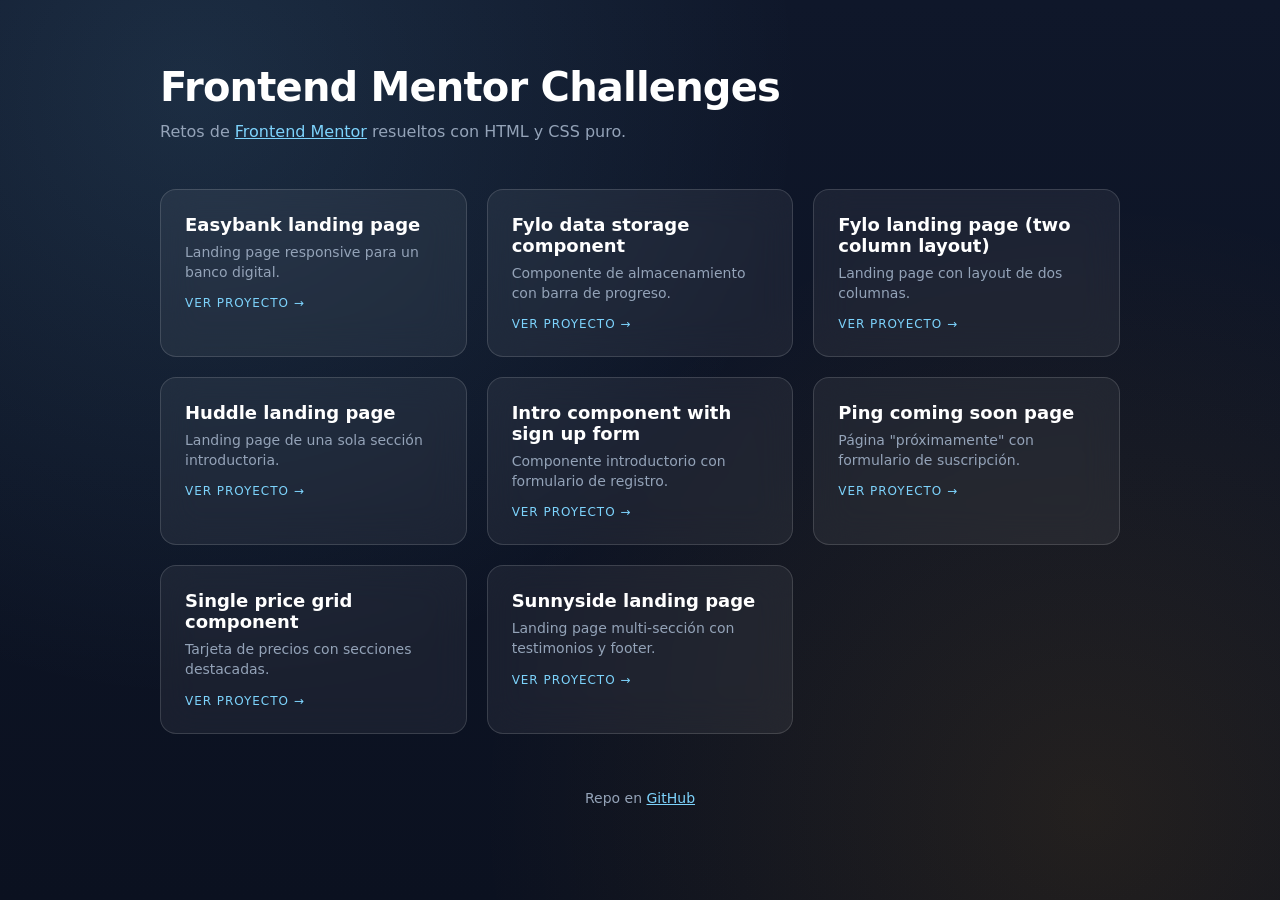
<file: index.html>
<!DOCTYPE html>
<html lang="es">
<head>
  <meta charset="UTF-8" />
  <meta name="viewport" content="width=device-width, initial-scale=1.0" />
  <title>Frontend Mentor Challenges</title>
  <meta name="description" content="Colección de retos de Frontend Mentor resueltos con HTML y CSS." />
  <link rel="icon" type="image/png" href="./favicon.png" />
  <link rel="apple-touch-icon" href="./apple-touch-icon.png" />
  <style>
    :root {
      color-scheme: dark;
      --bg: #0b1120;
      --bg-alt: #0f172a;
      --card: rgba(255, 255, 255, 0.06);
      --border: rgba(255, 255, 255, 0.14);
      --hover: rgba(255, 255, 255, 0.12);
      --primary: #7dd3fc;
      --white: #fff;
      --gray: #94a3b8;
    }
    * { box-sizing: border-box; }
    body {
      margin: 0;
      min-height: 100vh;
      font-family: 'Segoe UI', system-ui, sans-serif;
      color: var(--white);
      background:
        radial-gradient(circle at 15% 10%, rgba(125, 211, 252, 0.12), transparent 45%),
        radial-gradient(circle at 85% 90%, rgba(245, 158, 11, 0.10), transparent 45%),
        linear-gradient(180deg, var(--bg-alt), var(--bg));
      padding: 64px 24px;
    }
    .wrapper { max-width: 960px; margin: 0 auto; }
    header { margin-bottom: 48px; }
    h1 {
      font-size: clamp(28px, 4vw, 40px);
      margin: 0 0 12px;
      letter-spacing: -0.02em;
    }
    header p { color: var(--gray); margin: 0; font-size: 16px; }
    .grid {
      display: grid;
      grid-template-columns: repeat(auto-fit, minmax(240px, 1fr));
      gap: 20px;
    }
    a.card {
      display: block;
      padding: 24px;
      border-radius: 16px;
      background-color: var(--card);
      border: 1px solid var(--border);
      backdrop-filter: blur(18px);
      -webkit-backdrop-filter: blur(18px);
      color: var(--white);
      text-decoration: none;
      transition: 0.2s transform, 0.2s background-color, 0.2s border-color;
    }
    a.card:hover {
      transform: translateY(-4px);
      background-color: var(--hover);
      border-color: var(--primary);
    }
    a.card h2 {
      margin: 0 0 8px;
      font-size: 18px;
    }
    a.card p {
      margin: 0;
      color: var(--gray);
      font-size: 14px;
      line-height: 1.4;
    }
    .badge {
      display: inline-block;
      margin-top: 14px;
      font-size: 12px;
      text-transform: uppercase;
      letter-spacing: 0.08em;
      color: var(--primary);
    }
    footer {
      margin-top: 56px;
      text-align: center;
      color: var(--gray);
      font-size: 14px;
    }
    footer a { color: var(--primary); }
  </style>
</head>
<body>
  <div class="wrapper">
    <header>
      <h1>Frontend Mentor Challenges</h1>
      <p>Retos de <a href="https://www.frontendmentor.io/" target="_blank" rel="noreferrer" style="color: var(--primary)">Frontend Mentor</a> resueltos con HTML y CSS puro.</p>
    </header>

    <section class="grid">
      <a class="card" href="./easybank-landing-page-master/">
        <h2>Easybank landing page</h2>
        <p>Landing page responsive para un banco digital.</p>
        <span class="badge">Ver proyecto →</span>
      </a>
      <a class="card" href="./fylo-data-storage-component-master/">
        <h2>Fylo data storage component</h2>
        <p>Componente de almacenamiento con barra de progreso.</p>
        <span class="badge">Ver proyecto →</span>
      </a>
      <a class="card" href="./fylo-landing-page-with-two-column-layout-master/">
        <h2>Fylo landing page (two column layout)</h2>
        <p>Landing page con layout de dos columnas.</p>
        <span class="badge">Ver proyecto →</span>
      </a>
      <a class="card" href="./huddle-landing-page-with-single-introductory-section-master/">
        <h2>Huddle landing page</h2>
        <p>Landing page de una sola sección introductoria.</p>
        <span class="badge">Ver proyecto →</span>
      </a>
      <a class="card" href="./intro-component-with-signup-form-master/">
        <h2>Intro component with sign up form</h2>
        <p>Componente introductorio con formulario de registro.</p>
        <span class="badge">Ver proyecto →</span>
      </a>
      <a class="card" href="./ping-coming-soon-page-master/">
        <h2>Ping coming soon page</h2>
        <p>Página "próximamente" con formulario de suscripción.</p>
        <span class="badge">Ver proyecto →</span>
      </a>
      <a class="card" href="./single-price-grid-component-master/">
        <h2>Single price grid component</h2>
        <p>Tarjeta de precios con secciones destacadas.</p>
        <span class="badge">Ver proyecto →</span>
      </a>
      <a class="card" href="https://jesusgabri3l.github.io/sunnyside-landingpage/" target="_blank" rel="noreferrer">
        <h2>Sunnyside landing page</h2>
        <p>Landing page multi-sección con testimonios y footer.</p>
        <span class="badge">Ver proyecto →</span>
      </a>
    </section>

    <footer>
      <p>Repo en <a href="https://github.com/jesusgabri3l/frontend-mentor-challenges" target="_blank" rel="noreferrer">GitHub</a></p>
    </footer>
  </div>
</body>
</html>
</file>
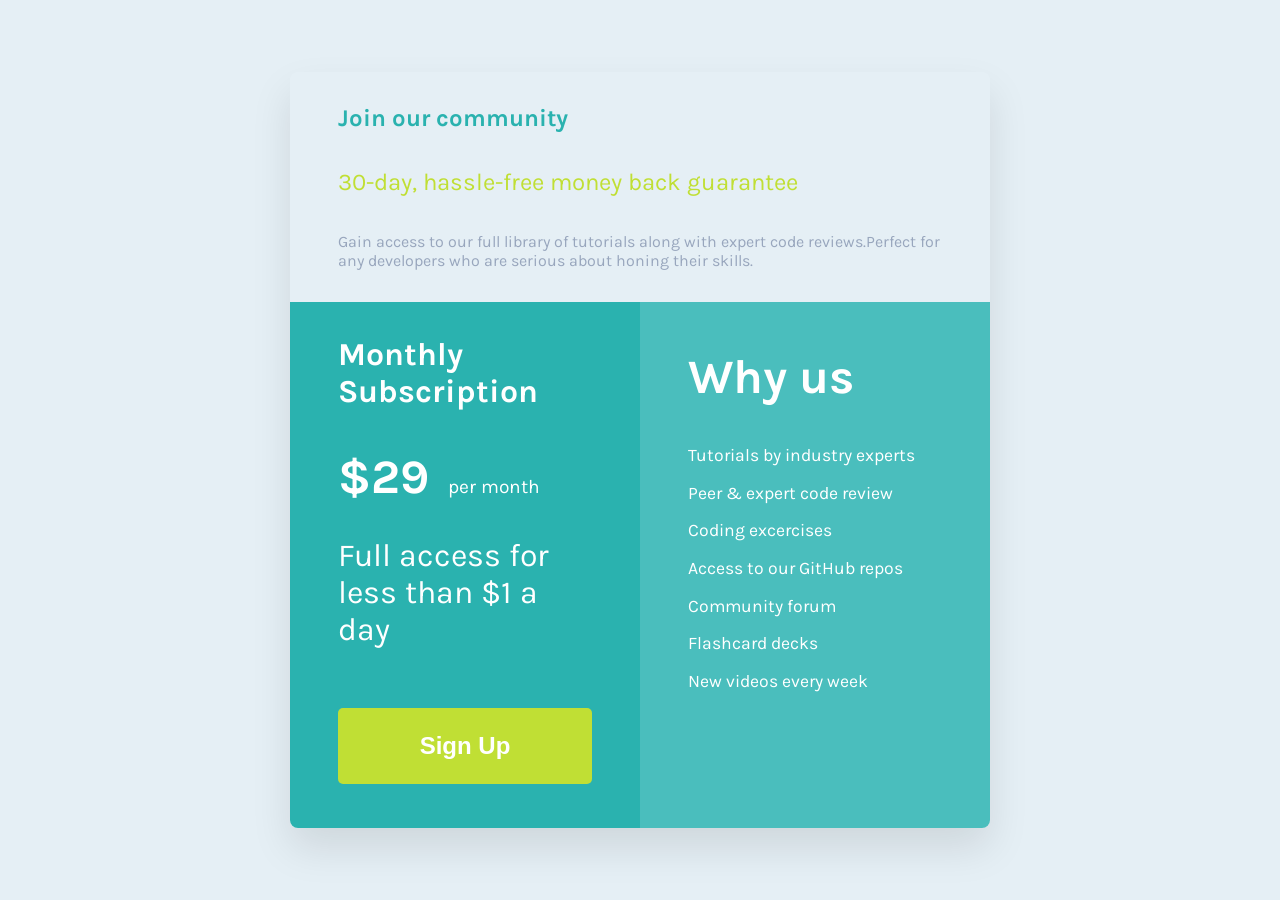
<file: single-price-grid-component-master/index.html>
<!DOCTYPE html>
<html lang="en">
<head>
  <meta charset="UTF-8">
  <meta name="viewport" content="width=device-width, initial-scale=1.0"> <!-- displays site properly based on user's device -->

  <link rel="stylesheet" href="styles.css">

  <link href="https://fonts.googleapis.com/css2?family=Karla&display=swap" rel="stylesheet">  

  <link rel="icon" type="image/png" sizes="32x32" href="./images/favicon-32x32.png">
  
  <title>Frontend Mentor | Single Price Grid Component</title>
</head>
<body>

  <div class="wrapper">
    <div class="headsection">
      <h1>Join our community</h1>
      <p class="sm">30-day, hassle-free money back guarantee</p>
      <p class="tm">Gain access to our full library of tutorials along with expert code reviews.Perfect for any developers who are serious about honing their skills.</p>
    </div>
  

  <div class="grid">

    <div class="mainsection">
      <h2>Monthly Subscription</h2>
      <p class="price">$29<span>per month</span></p>  
      <p class="ai">Full access for less than $1 a day</p>
    <button>Sign Up</button>
    </div>
  

  <aside>
    <div class="lastsection">
      <h2>Why us</h2>
      <ul>
        <li><p>Tutorials by industry experts</p></li>
        <li><p>Peer & expert code review</p></li>
        <li><p>Coding excercises</p></li>
        <li><p>Access to our GitHub repos</p></li>
        <li><p>Community forum</p></li>
        <li><p>Flashcard decks</p></li>
        <li><p>New videos every week</p></li>
      </ul>
    </div>
  </aside>

  </div>
  </div>

</body>
</html>
</file>
<file: single-price-grid-component-master/styles.css>
*{
	box-sizing: border-box;
	
}

/*	----ESTILOS GENERALES----	*/
body{
	font-family: 'Karla', sans-serif;
	margin: 0;
	min-height: 100vh;
	display: flex;
	align-items: center;
	justify-content: center;
	background: hsl(204, 43%, 93%);
}
.wrapper{
	max-width: 700px;
	width: 100%;
	margin: 2em;
	border-radius: 8px;
	overflow: hidden;
	box-shadow: 0 20px 40px rgba(0, 0, 0, 0.1);
}

li{
	list-style: none;
	font-size: 110%;

}
ul{
	padding: 0;
}

/*	----ESTILOS PRIMERA SECCIÓN----	*/

 .sm, .tm {
	margin: 1.5em 0;
}

h1{
	color: hsl(179, 62%, 43%);
	font-size: 150%;
	margin: 1.2em 0;
	margin-top: 1em;
}
.sm{
	color: hsl(71, 73%, 54%);
	font-size: 150%;
}
.tm{
	color: hsl(218, 22%, 67%);
	font-size: 100%;
}
.headsection{
	padding: 0 1.5em;
}

/*	----ESTILOS SEGUNDA SECCIÓN----	*/
.mainsection{
	background: hsl(179, 62%, 43%);
	padding: 0.5em 1.5em;
	color: white;
	
}

h2{
	font-size: 200%;
}

.price{
	font-size: 300%;
	font-weight: 700;
	margin-top: 0.8em;
	margin-bottom: 0em;
}

.price span{
	font-size: 40%;
	font-weight: 400;
	margin-left: 1em;
} 
.ai{
	font-size: 200%
}

button{
	margin-top: 1.2em;
	margin-bottom: 1.5em;
	padding: 1em;
	width: 100%;
	color: white;
	text-align: center;
	background: hsl(71, 73%, 54%);
	border : none;
	border-radius: 5px;
	font-weight: 700;
	font-size: 150%;
}



.lastsection{
	background: rgb(74, 190, 189);
	padding: 0.5em 1.5em;
	color: white;
	height: 100%;
}
 
 aside .lastsection h2{
 	font-size: 300%;
 	
 }



 @media(min-width: 700px){
 	.headsection{
	max-width: 1400px;
	
}
.grid{
	display: grid;
	grid-template-columns: 1fr 1fr;
 }

 .headsection, .mainsection, .lastsection{
 		padding: 0.5em 3em;
		height: 100%;

 }



}
</file>
